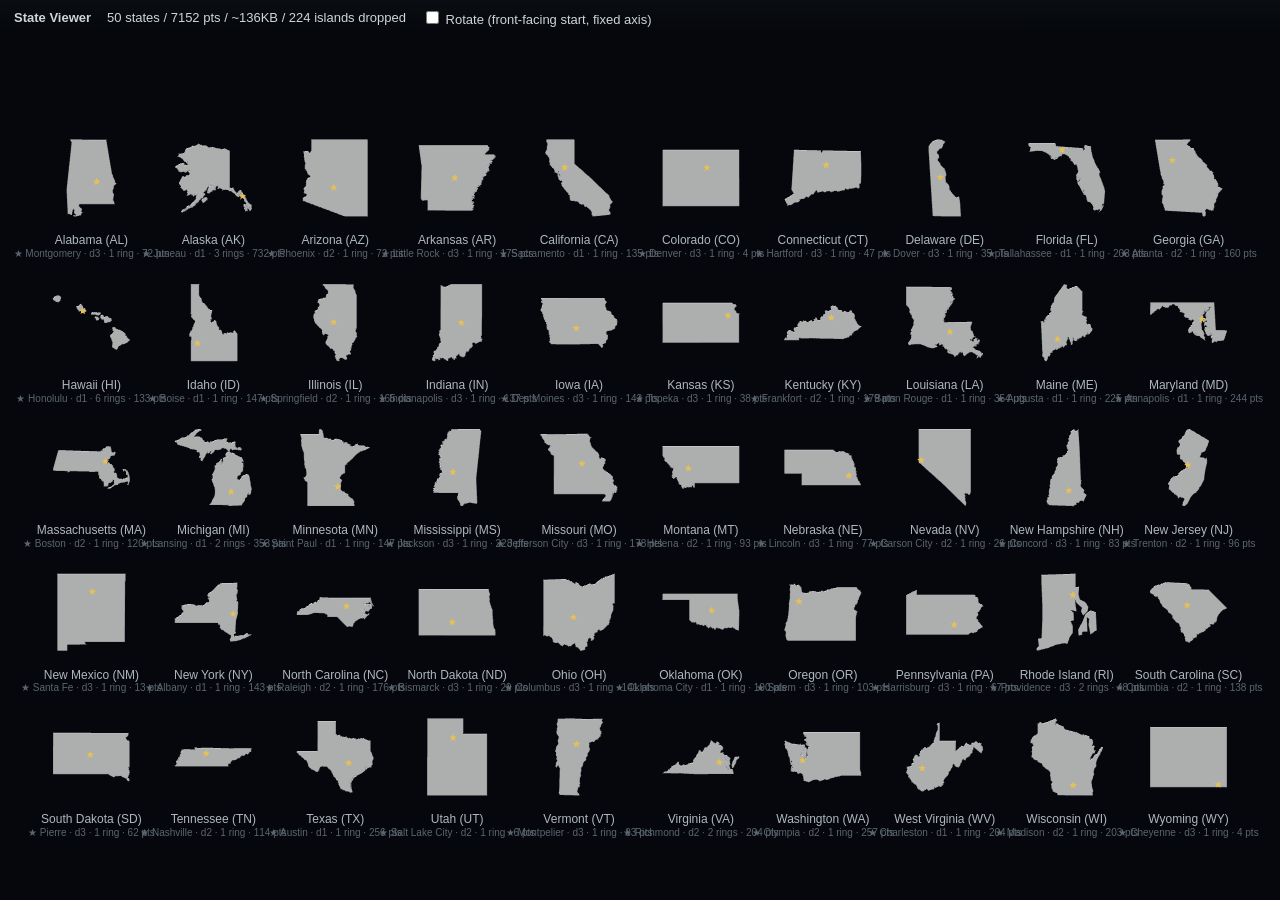
<file: viewer.html>
<!doctype html>
<html lang="en">
  <head>
    <meta charset="UTF-8" />
    <meta name="viewport" content="width=device-width, initial-scale=1.0" />
    <title>State Viewer | ANSWER BEAM</title>
    <style>
      html,
      body {
        margin: 0;
        height: 100%;
        overflow: hidden;
        background: #05070c;
        font-family: 'Segoe UI', Roboto, 'Helvetica Neue', Arial, sans-serif;
      }
      #app,
      #app canvas {
        display: block;
        width: 100%;
        height: 100%;
      }
      #hud {
        position: fixed;
        top: 0;
        left: 0;
        right: 0;
        z-index: 10;
        display: flex;
        gap: 16px;
        align-items: center;
        padding: 8px 14px;
        color: #cfd6da;
        font-size: 13px;
        background: linear-gradient(#0b0e12ee, #0b0e1200);
      }
      #hud label {
        cursor: pointer;
        user-select: none;
      }
      .state-label {
        position: fixed;
        z-index: 5;
        transform: translate(-50%, 0);
        color: #aeb8bf;
        font-size: 12px;
        line-height: 1.15;
        text-align: center;
        pointer-events: none;
        white-space: nowrap;
      }
      .state-label small {
        display: block;
        color: #5a666e;
        font-size: 10px;
      }
    </style>
    <script type="module" crossorigin src="./assets/viewer-BhoqDNbU.js"></script>
    <link rel="modulepreload" crossorigin href="./assets/geometry-CQ_TjSeO.js">
  </head>
  <body>
    <div id="app"></div>
    <div id="hud">
      <strong>State Viewer</strong>
      <span id="stats">Loading…</span>
      <label><input type="checkbox" id="rotate" /> Rotate (front-facing start, fixed axis)</label>
    </div>
  </body>
</html>
</file>
